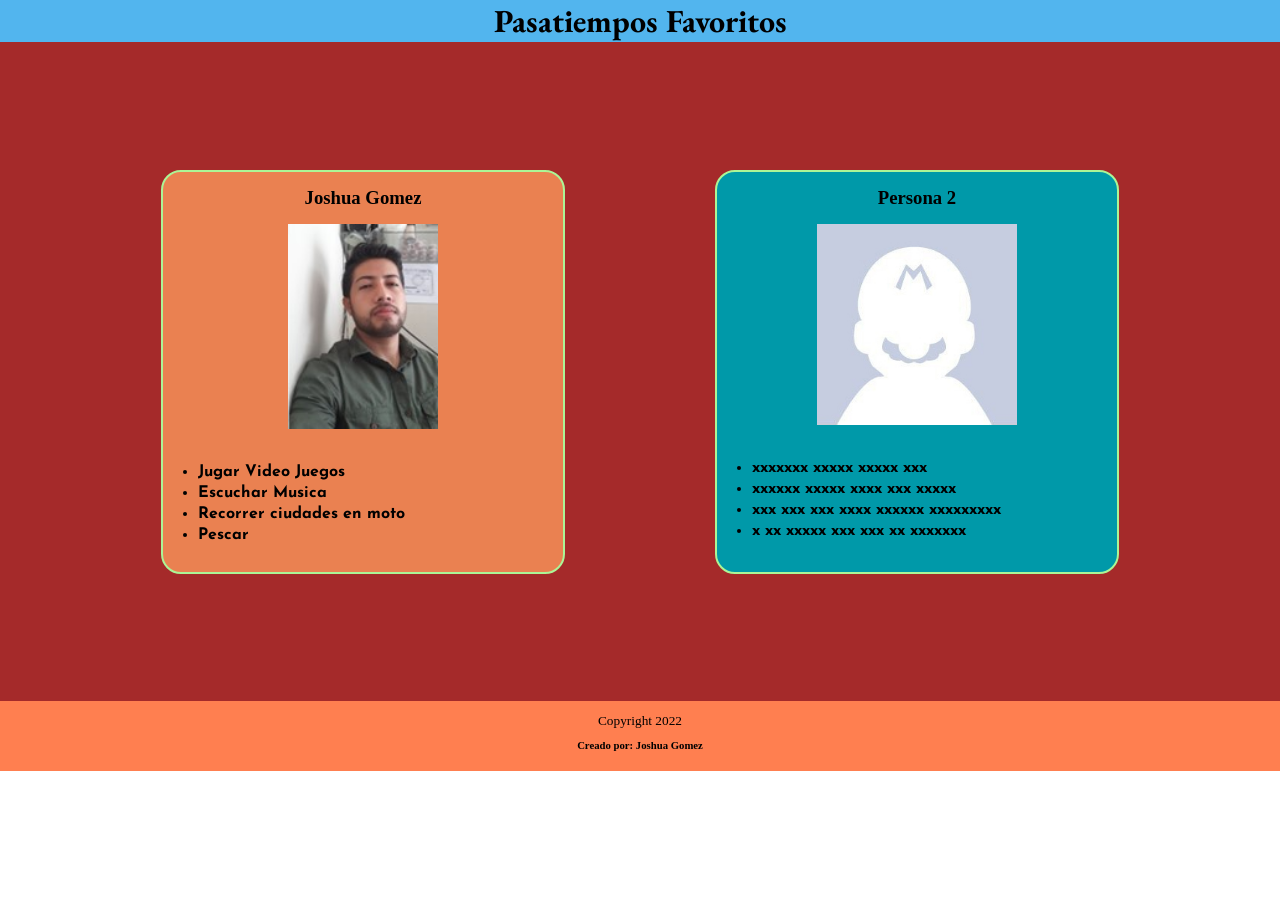
<file: index.html>
<!DOCTYPE html>
<html lang="es">

<head>
    <meta charset="UTF-8">
    <meta http-equiv="X-UA-Compatible" content="IE=edge">
    <meta name="viewport" content="width=device-width, initial-scale=1.0">
    <meta name="description" content="Pasatiempos" />
    <meta name="keywords" content="Pasatiempos favoritos" />
    <title>Pasatiempos Favoritos</title>
    <link rel="icon" href="/assets/Icon/ico3.png">
    <link rel="stylesheet" href="css/style.css">

</head>

<body>
    <header class="header">
        <h1>Pasatiempos Favoritos</h1>
    </header>
    <main class="container">
        <div class="perfil persona1">

            <header>
                <h3>Joshua Gomez</h3>
            </header>
            <img src="/assets/Image/foto.jpg" alt="foto_perfil1">
            <div class="lista">
                <ul>
                    <li>Jugar Video Juegos</li>
                    <li>Escuchar Musica</li>
                    <li>Recorrer ciudades en moto</li>
                    <li>Pescar</li>
                </ul>
            </div>

        </div>

        <div class="perfil persona2">
            <header>
                <h3>Persona 2</h3>
            </header>
            <img src="/assets/Image/foto2.jpg" alt="foto_perfil2">
            <div class="lista">
                <ul>
                    <li>xxxxxxx xxxxx xxxxx xxx</li>
                    <li>xxxxxx xxxxx xxxx xxx xxxxx</li>
                    <li>xxx xxx xxx xxxx xxxxxx xxxxxxxxx</li>
                    <li>x xx xxxxx xxx xxx xx xxxxxxx</li>
                </ul>
            </div>
        </div>
    </main>
    <footer class="footer">
        <small>Copyright 2022</small>
        <h6>Creado por: Joshua Gomez</h6>
    </footer>
</body>

</html>
</file>
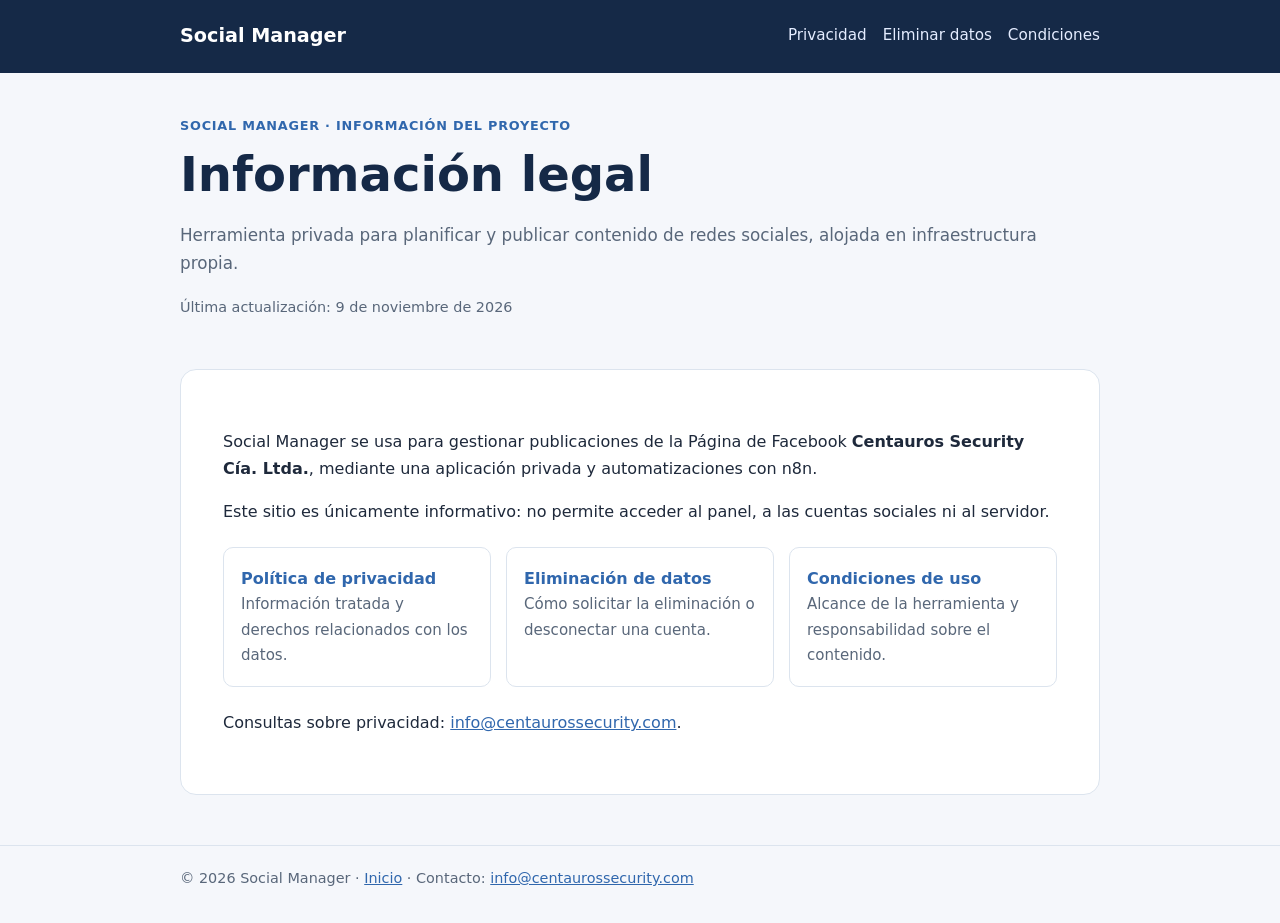
<file: social-manager/index.html>
<!doctype html>
<html lang="es"><head><meta charset="utf-8"><meta name="viewport" content="width=device-width,initial-scale=1"><title>Información legal | Social Manager</title><meta name="description" content="Herramienta privada para planificar y publicar contenido de redes sociales, alojada en infraestructura propia."><link rel="stylesheet" href="styles.css"></head>
<body><header class="masthead"><div class="wrap"><a class="brand" href="index.html">Social Manager</a><nav aria-label="Navegación"><a href="privacidad.html">Privacidad</a><a href="eliminar-datos.html">Eliminar datos</a><a href="condiciones.html">Condiciones</a></nav></div></header><main class="wrap"><section class="hero"><div class="eyebrow">Social Manager · Información del proyecto</div><h1>Información legal</h1><p class="intro">Herramienta privada para planificar y publicar contenido de redes sociales, alojada en infraestructura propia.</p><p class="meta">Última actualización: 9 de noviembre de 2026</p></section><article class="panel"><p>Social Manager se usa para gestionar publicaciones de la Página de Facebook <strong>Centauros Security Cía. Ltda.</strong>, mediante una aplicación privada y automatizaciones con n8n.</p><p>Este sitio es únicamente informativo: no permite acceder al panel, a las cuentas sociales ni al servidor.</p><div class="links"><a class="linkcard" href="privacidad.html"><strong>Política de privacidad</strong><span>Información tratada y derechos relacionados con los datos.</span></a><a class="linkcard" href="eliminar-datos.html"><strong>Eliminación de datos</strong><span>Cómo solicitar la eliminación o desconectar una cuenta.</span></a><a class="linkcard" href="condiciones.html"><strong>Condiciones de uso</strong><span>Alcance de la herramienta y responsabilidad sobre el contenido.</span></a></div><p>Consultas sobre privacidad: <a href="mailto:info@centaurossecurity.com">info@centaurossecurity.com</a>.</p></article></main><footer><div class="wrap">© 2026 Social Manager · <a href="index.html">Inicio</a> · Contacto: <a href="mailto:info@centaurossecurity.com">info@centaurossecurity.com</a></div></footer></body></html>
</file>
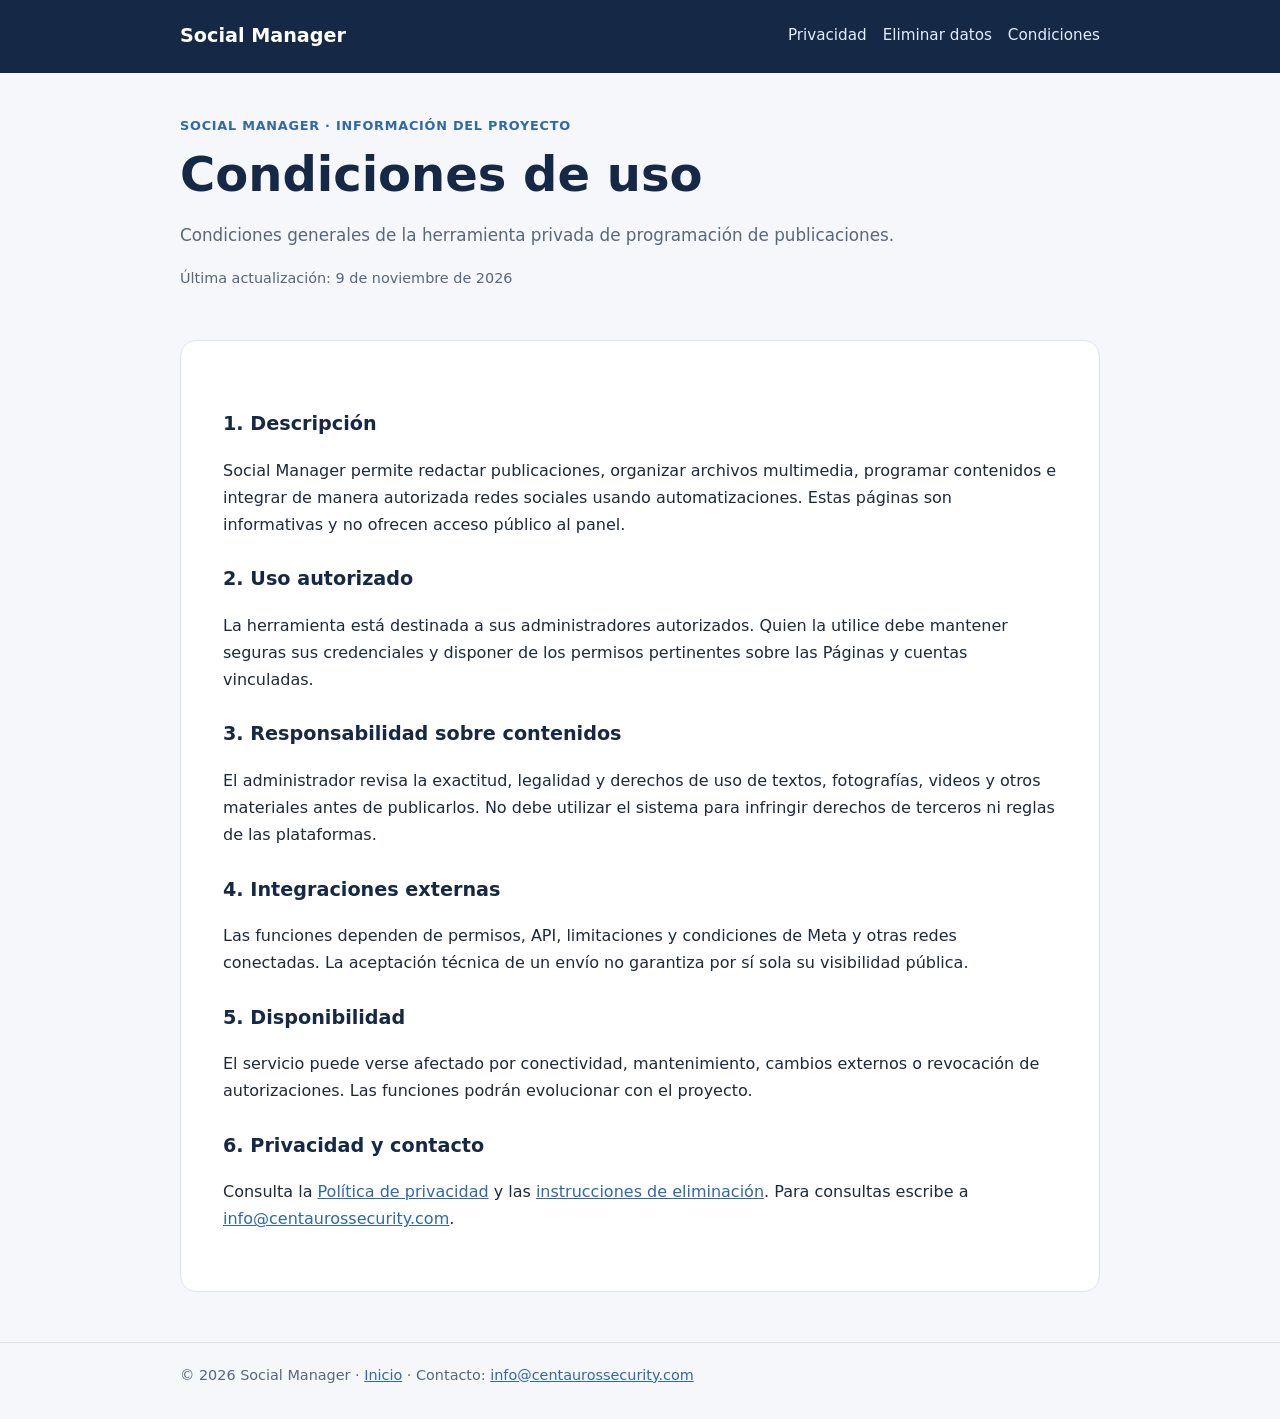
<file: social-manager/condiciones.html>
<!doctype html>
<html lang="es"><head><meta charset="utf-8"><meta name="viewport" content="width=device-width,initial-scale=1"><title>Condiciones de uso | Social Manager</title><meta name="description" content="Condiciones generales de la herramienta privada de programación de publicaciones."><link rel="stylesheet" href="styles.css"></head>
<body><header class="masthead"><div class="wrap"><a class="brand" href="index.html">Social Manager</a><nav aria-label="Navegación"><a href="privacidad.html">Privacidad</a><a href="eliminar-datos.html">Eliminar datos</a><a href="condiciones.html" aria-current="page">Condiciones</a></nav></div></header><main class="wrap"><section class="hero"><div class="eyebrow">Social Manager · Información del proyecto</div><h1>Condiciones de uso</h1><p class="intro">Condiciones generales de la herramienta privada de programación de publicaciones.</p><p class="meta">Última actualización: 9 de noviembre de 2026</p></section><article class="panel"><h2>1. Descripción</h2><p>Social Manager permite redactar publicaciones, organizar archivos multimedia, programar contenidos e integrar de manera autorizada redes sociales usando automatizaciones. Estas páginas son informativas y no ofrecen acceso público al panel.</p><h2>2. Uso autorizado</h2><p>La herramienta está destinada a sus administradores autorizados. Quien la utilice debe mantener seguras sus credenciales y disponer de los permisos pertinentes sobre las Páginas y cuentas vinculadas.</p><h2>3. Responsabilidad sobre contenidos</h2><p>El administrador revisa la exactitud, legalidad y derechos de uso de textos, fotografías, videos y otros materiales antes de publicarlos. No debe utilizar el sistema para infringir derechos de terceros ni reglas de las plataformas.</p><h2>4. Integraciones externas</h2><p>Las funciones dependen de permisos, API, limitaciones y condiciones de Meta y otras redes conectadas. La aceptación técnica de un envío no garantiza por sí sola su visibilidad pública.</p><h2>5. Disponibilidad</h2><p>El servicio puede verse afectado por conectividad, mantenimiento, cambios externos o revocación de autorizaciones. Las funciones podrán evolucionar con el proyecto.</p><h2>6. Privacidad y contacto</h2><p>Consulta la <a href="privacidad.html">Política de privacidad</a> y las <a href="eliminar-datos.html">instrucciones de eliminación</a>. Para consultas escribe a <a href="mailto:info@centaurossecurity.com">info@centaurossecurity.com</a>.</p></article></main><footer><div class="wrap">© 2026 Social Manager · <a href="index.html">Inicio</a> · Contacto: <a href="mailto:info@centaurossecurity.com">info@centaurossecurity.com</a></div></footer></body></html>
</file>
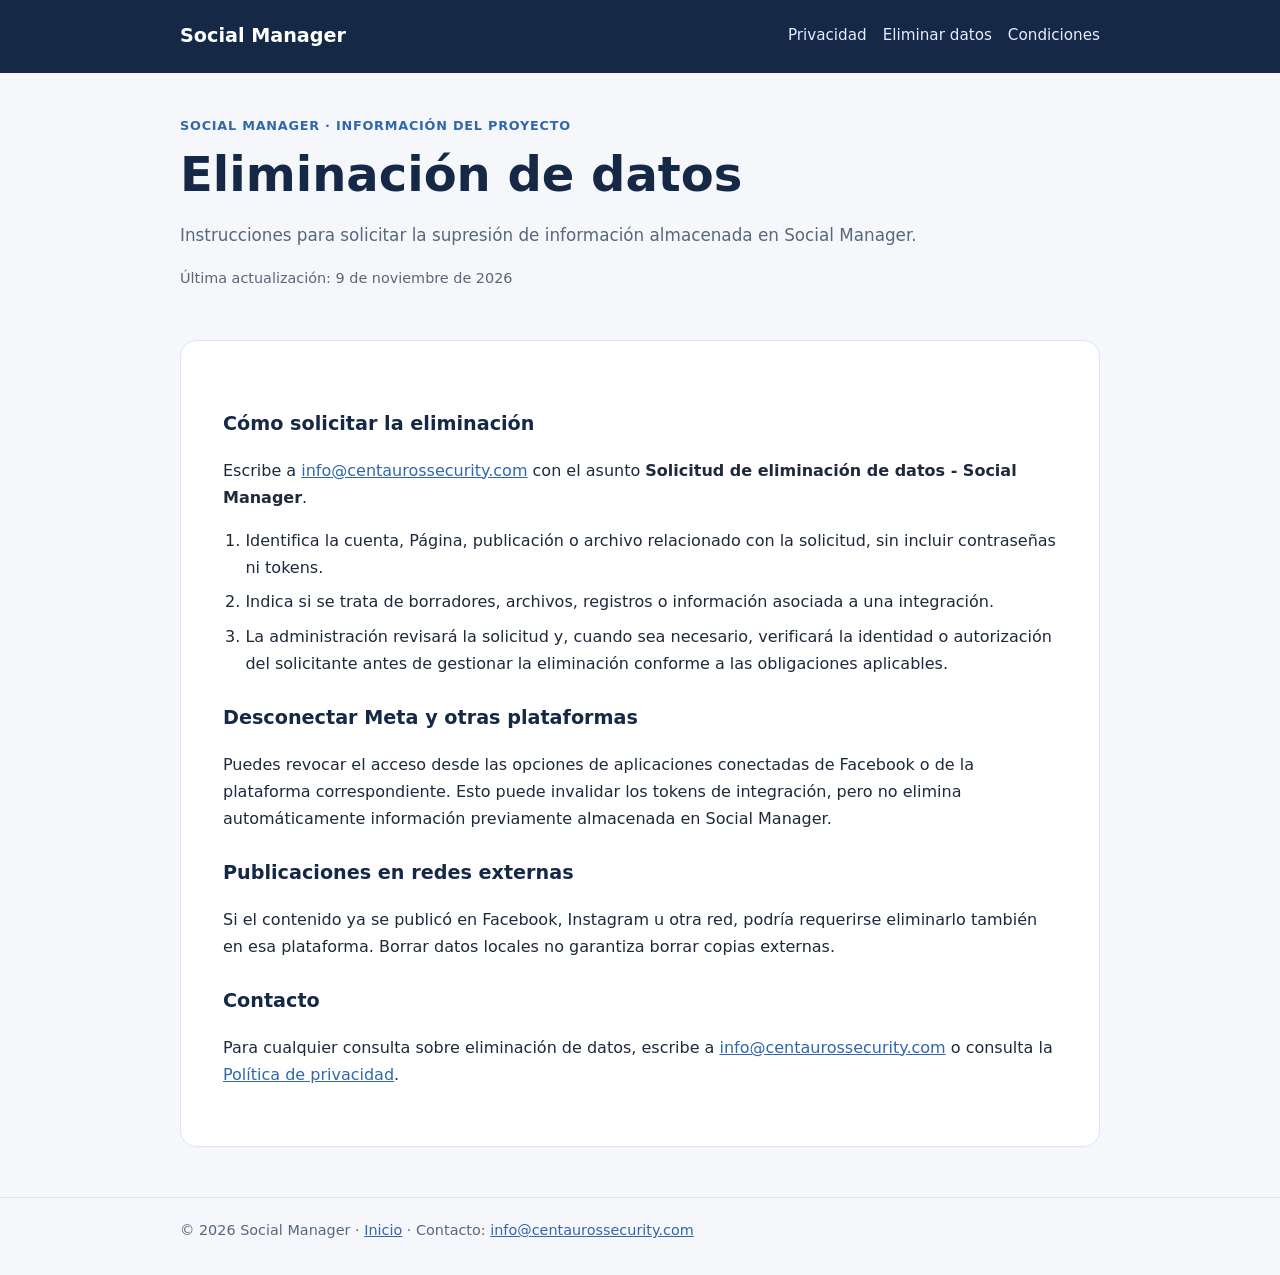
<file: social-manager/eliminar-datos.html>
<!doctype html>
<html lang="es"><head><meta charset="utf-8"><meta name="viewport" content="width=device-width,initial-scale=1"><title>Eliminación de datos | Social Manager</title><meta name="description" content="Instrucciones para solicitar la supresión de información almacenada en Social Manager."><link rel="stylesheet" href="styles.css"></head>
<body><header class="masthead"><div class="wrap"><a class="brand" href="index.html">Social Manager</a><nav aria-label="Navegación"><a href="privacidad.html">Privacidad</a><a href="eliminar-datos.html" aria-current="page">Eliminar datos</a><a href="condiciones.html">Condiciones</a></nav></div></header><main class="wrap"><section class="hero"><div class="eyebrow">Social Manager · Información del proyecto</div><h1>Eliminación de datos</h1><p class="intro">Instrucciones para solicitar la supresión de información almacenada en Social Manager.</p><p class="meta">Última actualización: 9 de noviembre de 2026</p></section><article class="panel"><h2>Cómo solicitar la eliminación</h2><p>Escribe a <a href="mailto:info@centaurossecurity.com?subject=Solicitud%20de%20eliminaci%C3%B3n%20de%20datos%20-%20Social%20Manager">info@centaurossecurity.com</a> con el asunto <strong>Solicitud de eliminación de datos - Social Manager</strong>.</p><ol><li>Identifica la cuenta, Página, publicación o archivo relacionado con la solicitud, sin incluir contraseñas ni tokens.</li><li>Indica si se trata de borradores, archivos, registros o información asociada a una integración.</li><li>La administración revisará la solicitud y, cuando sea necesario, verificará la identidad o autorización del solicitante antes de gestionar la eliminación conforme a las obligaciones aplicables.</li></ol><h2>Desconectar Meta y otras plataformas</h2><p>Puedes revocar el acceso desde las opciones de aplicaciones conectadas de Facebook o de la plataforma correspondiente. Esto puede invalidar los tokens de integración, pero no elimina automáticamente información previamente almacenada en Social Manager.</p><h2>Publicaciones en redes externas</h2><p>Si el contenido ya se publicó en Facebook, Instagram u otra red, podría requerirse eliminarlo también en esa plataforma. Borrar datos locales no garantiza borrar copias externas.</p><h2>Contacto</h2><p>Para cualquier consulta sobre eliminación de datos, escribe a <a href="mailto:info@centaurossecurity.com">info@centaurossecurity.com</a> o consulta la <a href="privacidad.html">Política de privacidad</a>.</p></article></main><footer><div class="wrap">© 2026 Social Manager · <a href="index.html">Inicio</a> · Contacto: <a href="mailto:info@centaurossecurity.com">info@centaurossecurity.com</a></div></footer></body></html>
</file>
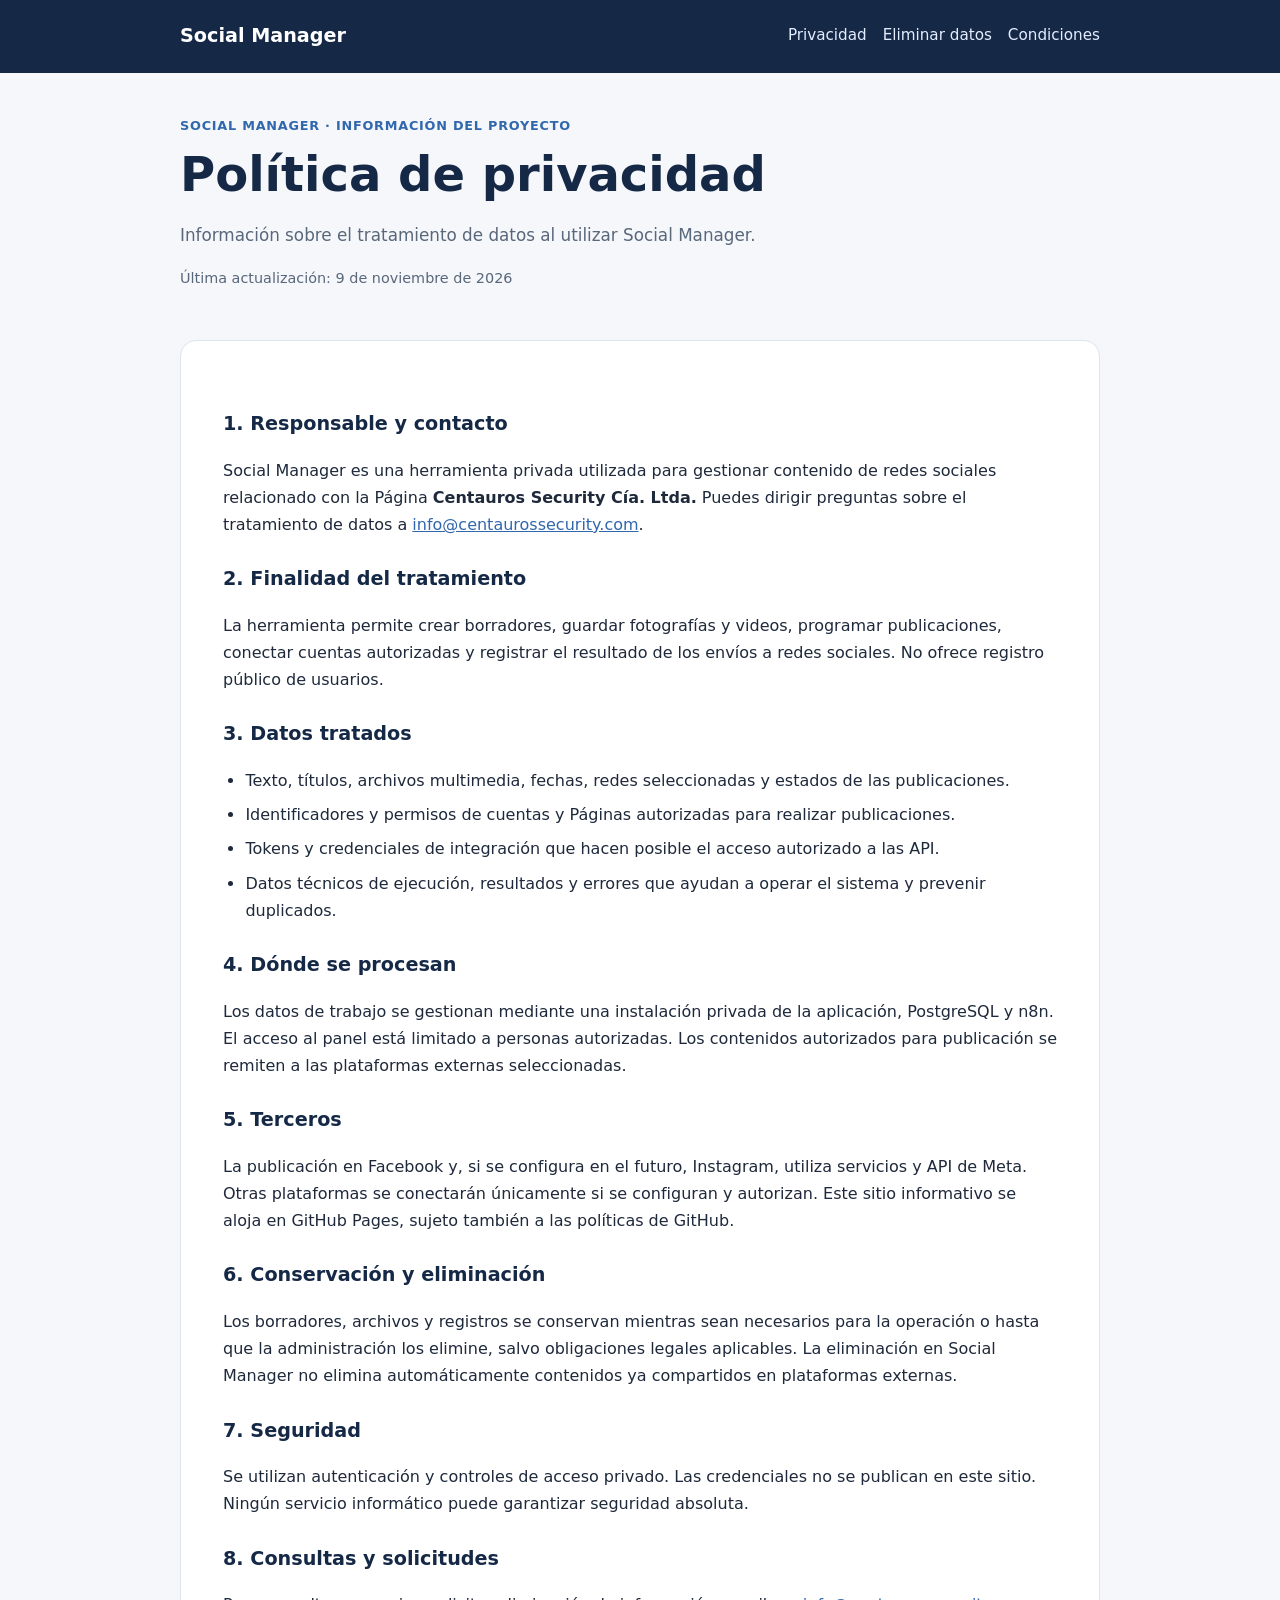
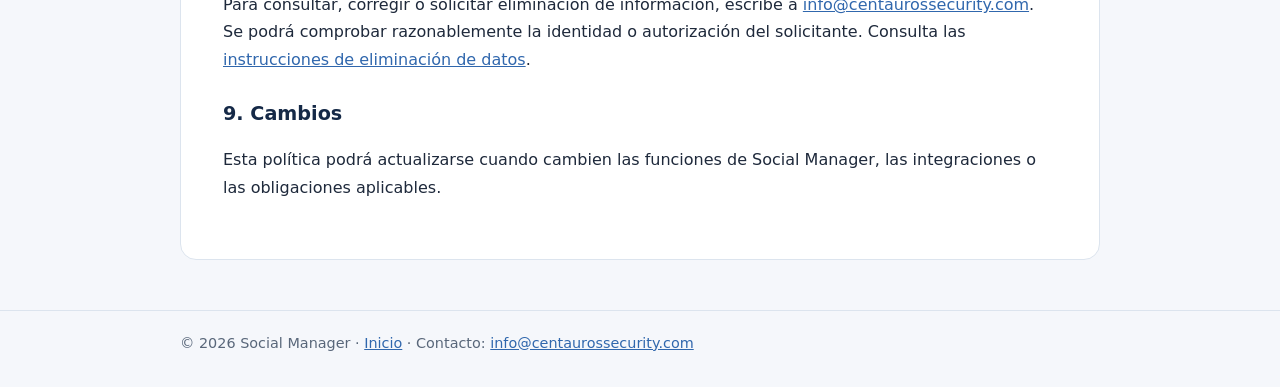
<file: social-manager/privacidad.html>
<!doctype html>
<html lang="es"><head><meta charset="utf-8"><meta name="viewport" content="width=device-width,initial-scale=1"><title>Política de privacidad | Social Manager</title><meta name="description" content="Información sobre el tratamiento de datos al utilizar Social Manager."><link rel="stylesheet" href="styles.css"></head>
<body><header class="masthead"><div class="wrap"><a class="brand" href="index.html">Social Manager</a><nav aria-label="Navegación"><a href="privacidad.html" aria-current="page">Privacidad</a><a href="eliminar-datos.html">Eliminar datos</a><a href="condiciones.html">Condiciones</a></nav></div></header><main class="wrap"><section class="hero"><div class="eyebrow">Social Manager · Información del proyecto</div><h1>Política de privacidad</h1><p class="intro">Información sobre el tratamiento de datos al utilizar Social Manager.</p><p class="meta">Última actualización: 9 de noviembre de 2026</p></section><article class="panel"><h2>1. Responsable y contacto</h2><p>Social Manager es una herramienta privada utilizada para gestionar contenido de redes sociales relacionado con la Página <strong>Centauros Security Cía. Ltda.</strong> Puedes dirigir preguntas sobre el tratamiento de datos a <a href="mailto:info@centaurossecurity.com">info@centaurossecurity.com</a>.</p><h2>2. Finalidad del tratamiento</h2><p>La herramienta permite crear borradores, guardar fotografías y videos, programar publicaciones, conectar cuentas autorizadas y registrar el resultado de los envíos a redes sociales. No ofrece registro público de usuarios.</p><h2>3. Datos tratados</h2><ul><li>Texto, títulos, archivos multimedia, fechas, redes seleccionadas y estados de las publicaciones.</li><li>Identificadores y permisos de cuentas y Páginas autorizadas para realizar publicaciones.</li><li>Tokens y credenciales de integración que hacen posible el acceso autorizado a las API.</li><li>Datos técnicos de ejecución, resultados y errores que ayudan a operar el sistema y prevenir duplicados.</li></ul><h2>4. Dónde se procesan</h2><p>Los datos de trabajo se gestionan mediante una instalación privada de la aplicación, PostgreSQL y n8n. El acceso al panel está limitado a personas autorizadas. Los contenidos autorizados para publicación se remiten a las plataformas externas seleccionadas.</p><h2>5. Terceros</h2><p>La publicación en Facebook y, si se configura en el futuro, Instagram, utiliza servicios y API de Meta. Otras plataformas se conectarán únicamente si se configuran y autorizan. Este sitio informativo se aloja en GitHub Pages, sujeto también a las políticas de GitHub.</p><h2>6. Conservación y eliminación</h2><p>Los borradores, archivos y registros se conservan mientras sean necesarios para la operación o hasta que la administración los elimine, salvo obligaciones legales aplicables. La eliminación en Social Manager no elimina automáticamente contenidos ya compartidos en plataformas externas.</p><h2>7. Seguridad</h2><p>Se utilizan autenticación y controles de acceso privado. Las credenciales no se publican en este sitio. Ningún servicio informático puede garantizar seguridad absoluta.</p><h2>8. Consultas y solicitudes</h2><p>Para consultar, corregir o solicitar eliminación de información, escribe a <a href="mailto:info@centaurossecurity.com">info@centaurossecurity.com</a>. Se podrá comprobar razonablemente la identidad o autorización del solicitante. Consulta las <a href="eliminar-datos.html">instrucciones de eliminación de datos</a>.</p><h2>9. Cambios</h2><p>Esta política podrá actualizarse cuando cambien las funciones de Social Manager, las integraciones o las obligaciones aplicables.</p></article></main><footer><div class="wrap">© 2026 Social Manager · <a href="index.html">Inicio</a> · Contacto: <a href="mailto:info@centaurossecurity.com">info@centaurossecurity.com</a></div></footer></body></html>
</file>
<file: css/style.css>
@import url('https://fonts.googleapis.com/css2?family=EB+Garamond:ital@1&display=swap');
@import url('https://fonts.googleapis.com/css2?family=EB+Garamond:ital@1&family=Josefin+Sans:wght@200&display=swap');

* {
    margin: 0px;
    padding: 0px;
}

html {
    box-sizing: border-box;
}

.header {
    background-color: rgb(82, 181, 238);
    text-align: center;
}

.header h1 {
    text-align: center;
    font-family: 'EB Garamond', serif;
}

.header h3 {
    text-align: center;
    font-family: 'Josefin Sans', sans-serif;
}

.lista li {
    font-family: 'Josefin Sans', sans-serif;
    font-weight: 700;
}

.container {
    width: 100%;
    padding-top: 128px;
    padding-bottom: 127px;
    display: flex;
    justify-content: center;
    align-items: center;
    background-color: brown;
    gap: 150px;
}

.perfil {   
    display: flex;
    flex-direction: column;
    width: 400px;
    height: 400px;
    border-radius: 20px;
    
}
.perfil img{ 
    align-self: center;  
    width: 150px;
}
.persona2 img{ 
    align-self: center;  
    width: 200px;
}

.persona1 {
    
    border: 2px rgb(172, 245, 150) solid;
    background-color: rgb(234, 129, 81);
}

.persona2 {
    border: 2px rgb(172, 245, 150) solid;
    background-color: rgb(0, 153, 169);
}

.footer {
    text-align: center;
    padding: 10px;
    background-color: coral;
}

.perfil h3 {
    margin: 15px;
}

.lista {
    margin: 30px;
}

.lista li {
    margin: 5px;
}

.perfil header {
    text-align: center;
}

.footer small,h6 {
    margin: 10px;
}

@media screen and (max-width:720px) {
    nav {
        display: flex;
        flex-direction: column;
    }

    .container {
        flex-direction: column;
    }

    .perfil {

        margin: 20px;
    }
}
</file>
<file: social-manager/styles.css>
:root{--navy:#152947;--blue:#3067ad;--ink:#1e293b;--muted:#59677a;--line:#dce4ee;--bg:#f5f7fb;--white:#fff}*{box-sizing:border-box}body{margin:0;background:var(--bg);color:var(--ink);font:16px/1.7 system-ui,-apple-system,"Segoe UI",sans-serif}a{color:var(--blue)}.wrap{width:min(920px,calc(100% - 36px));margin:auto}.masthead{background:var(--navy);color:#fff;padding:20px 0}.masthead .wrap{display:flex;align-items:center;justify-content:space-between;gap:14px;flex-wrap:wrap}.brand{color:white;text-decoration:none;font-weight:750;font-size:1.2rem}.masthead nav{display:flex;gap:16px;flex-wrap:wrap}.masthead nav a{color:#e4ecff;text-decoration:none;font-size:.95rem}.hero{padding:42px 0 15px}.eyebrow{font-size:.8rem;color:var(--blue);font-weight:700;text-transform:uppercase;letter-spacing:.06em}h1{font-size:clamp(2rem,5vw,3rem);color:var(--navy);line-height:1.2;margin:10px 0}h2{font-size:1.2rem;color:var(--navy);margin:25px 0 8px}.intro{font-size:1.05rem;color:var(--muted)}.meta{font-size:.9rem;color:var(--muted)}.panel{background:white;border:1px solid var(--line);padding:clamp(22px,5vw,42px);border-radius:16px;margin:20px 0 50px}.links{display:grid;grid-template-columns:repeat(auto-fit,minmax(210px,1fr));gap:15px;margin:22px 0}.linkcard{border:1px solid var(--line);border-radius:10px;padding:17px;text-decoration:none;display:block}.linkcard strong{display:block}.linkcard span{display:block;color:var(--muted);font-size:.94rem}footer{border-top:1px solid var(--line);font-size:.9rem;padding:20px 0 32px;color:var(--muted)}ul,ol{padding-left:1.4em}li{margin:7px 0}a:focus-visible{outline:3px solid #f5ad3c;outline-offset:3px}
</file>
